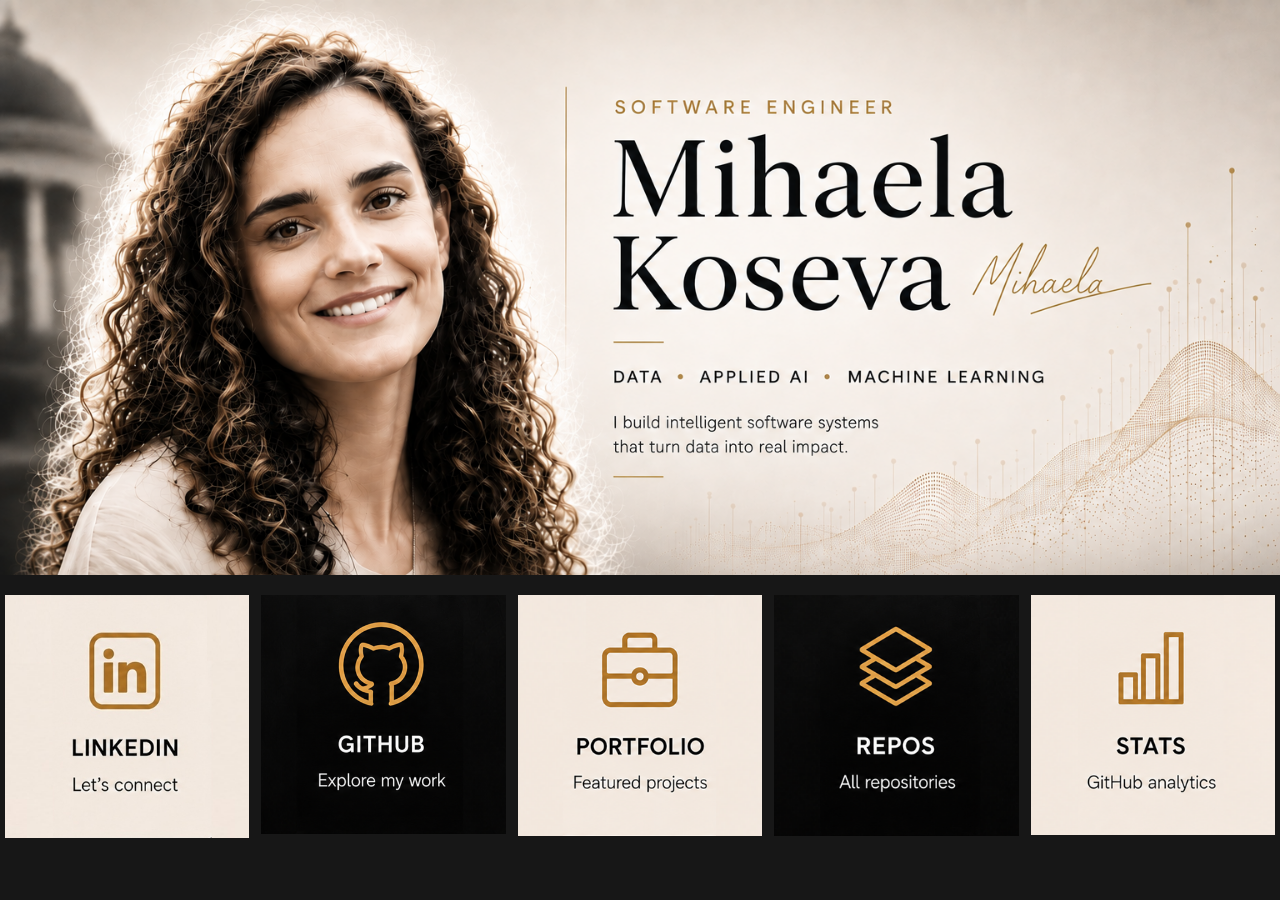
<file: index.html>
<!doctype html>
<html lang="en">
<head>
  <meta charset="utf-8">

  <meta
    name="viewport"
    content="width=device-width, initial-scale=1"
  >

  <title>
    Mihaela Koseva (Михаела Косева) — AI Engineer | Software Engineer | Sofia
  </title>

  <meta
    name="description"
    content="Mihaela Koseva (Михаела Косева) • Sofia University (Софийски университет) • SMG (СМГ) • Sofia (София) • AI Engineer • Software Engineer • Backend • Data Systems & APIs • Applied Machine Learning • Neural Networks • Data Science."
  >

  <meta
    name="author"
    content="Mihaela Koseva (Михаела Косева)"
  >

  <meta
    name="keywords"
    content="Mihaela Koseva, Михаела Косева, Sofia University, Софийски университет, SMG, СМГ, Sofia, София, AI Engineer, Software Engineer, Artificial Intelligence, AI, Machine Learning, Applied Machine Learning, Backend, Data Systems & APIs, Neural Networks, Model Training, Data Science, LLMs, Python, C++, Java, SQL, PyTorch, TensorFlow, Scikit-learn, Pandas, NumPy, ETL, Data Modeling, MLOps, Git, GitHub, Dreamerol"
  >

  <meta
    name="robots"
    content="index, follow, max-image-preview:large"
  >

  <meta
    name="googlebot"
    content="index, follow, max-image-preview:large"
  >

  <meta
    name="theme-color"
    content="#171717"
  >

  <link
    rel="canonical"
    href="https://dreamerol.github.io/MIHAELA-KOSEVA-AI/"
  >

  <!-- Open Graph -->

  <meta
    property="og:type"
    content="website"
  >

  <meta
    property="og:title"
    content="Mihaela Koseva (Михаела Косева) — AI Engineer | Software Engineer"
  >

  <meta
    property="og:description"
    content="Mihaela Koseva (Михаела Косева) • Sofia University (Софийски университет) • SMG (СМГ) • Sofia (София) • AI Engineer • Software Engineer • Backend • Data Systems & APIs • Applied Machine Learning."
  >

  <meta
    property="og:url"
    content="https://dreamerol.github.io/MIHAELA-KOSEVA-AI/"
  >

  <meta
    property="og:image"
    content="https://dreamerol.github.io/assets/images/hero-banner.png"
  >

  <meta
    property="og:image:alt"
    content="Mihaela Koseva (Михаела Косева) — AI Engineer and Software Engineer"
  >

  <meta
    property="og:site_name"
    content="Mihaela Koseva (Михаела Косева)"
  >

  <!-- Twitter / X -->

  <meta
    name="twitter:card"
    content="summary_large_image"
  >

  <meta
    name="twitter:title"
    content="Mihaela Koseva (Михаела Косева) — AI Engineer"
  >

  <meta
    name="twitter:description"
    content="Mihaela Koseva (Михаела Косева) • Sofia University (Софийски университет) • SMG (СМГ) • Sofia (София) • AI Engineer • Software Engineer • Backend • Data Systems & APIs • Applied Machine Learning."
  >

  <meta
    name="twitter:image"
    content="https://dreamerol.github.io/MIHAELA-KOSEVA-AI/assets/images/hero-banner.png"
  >

  <meta
    name="twitter:image:alt"
    content="Mihaela Koseva (Михаела Косева) — AI Engineer and Software Engineer"
  >

  <!-- Structured Data -->

  <script type="application/ld+json">
  {
    "@context": "https://schema.org",
    "@type": "Person",
    "name": "Mihaela Koseva",
    "alternateName": "Михаела Косева",
    "url": "https://dreamerol.github.io/MIHAELA-KOSEVA-AI/",
    "image": "https://dreamerol.github.io/MIHAELA-KOSEVA-AI/assets/images/hero-banner.png",
    "jobTitle": [
      "AI Engineer",
      "Software Engineer",
      "Backend Developer"
    ],
    "description": "Mihaela Koseva (Михаела Косева) is a Software Engineering student at Sofia University (Софийски университет) with a strong academic background from SMG (СМГ) in Sofia (София), focused on Artificial Intelligence, AI Engineering, Machine Learning, Applied Machine Learning, Backend, Data Systems & APIs and Data Science.",
    "address": {
      "@type": "PostalAddress",
      "addressLocality": "Sofia",
      "addressCountry": "BG"
    },
    "alumniOf": [
      {
        "@type": "CollegeOrUniversity",
        "name": "Sofia University (Софийски университет)"
      },
      {
        "@type": "EducationalOrganization",
        "name": "SMG (СМГ)"
      }
    ],
    "sameAs": [
      "https://github.com/Dreamerol",
      "https://www.linkedin.com/in/mihaela-koseva-software-engineer"
    ],
    "knowsAbout": [
      "Artificial Intelligence",
      "AI Engineering",
      "Machine Learning",
      "Applied Machine Learning",
      "Applied AI",
      "Software Engineering",
      "Backend Development",
      "Data Systems",
      "APIs",
      "Neural Networks",
      "Model Training",
      "Data Science",
      "Large Language Models",
      "Python",
      "C++",
      "Java",
      "SQL",
      "PyTorch",
      "TensorFlow",
      "Scikit-learn",
      "Pandas",
      "NumPy",
      "ETL",
      "Data Modeling",
      "MLOps"
    ]
  }
  </script>

  <link rel="stylesheet" href="style.css">
</head>

<body>

  <main>

    <!-- Hidden professional bio -->

    <div
      aria-label="About Mihaela Koseva (Михаела Косева)"
      style="position:absolute;width:1px;height:1px;padding:0;margin:-1px;overflow:hidden;clip:rect(0,0,0,0);white-space:nowrap;border:0;"
    >

      <p>
        Mihaela Koseva (Михаела Косева) is a Software Engineering student at Sofia University (Софийски университет), with a strong academic background from SMG (СМГ) in Sofia (София).
      </p>

      <p>
        Mihaela Koseva (Михаела Косева) is interested in Artificial Intelligence (Изкуствен интелект), AI Engineering (AI инженерство), Machine Learning (машинно обучение) and Applied Machine Learning (приложно машинно обучение).
      </p>

      <p>
        As an AI Engineer (AI инженер), she explores intelligent software applications (интелигентни софтуерни приложения), machine learning solutions (решения за машинно обучение), neural networks (невронни мрежи) and data-driven systems (системи, базирани на данни).
      </p>

      <p>
        As a Software Engineer (софтуерен инженер), she combines programming (програмиране), algorithms (алгоритми), software architecture (софтуерна архитектура) and practical software development (практическа разработка на софтуер).
      </p>

      <p>
        Her interests also include Backend Development (backend разработка), Data Systems (системи за данни), APIs (API интерфейси), Data Science (наука за данните), Model Training (обучение на модели) and MLOps.
      </p>

      <p>
        Mihaela Koseva (Михаела Косева) is developing her professional profile across AI Engineering (AI инженерство), Software Engineering (софтуерно инженерство), Machine Learning (машинно обучение), Applied AI (приложен изкуствен интелект) and Backend Engineering (backend инженерство).
      </p>

    </div>

    <section class="hero" id="top">

      <!-- Clickable Hero → APPLIED-AI-ENGINEER -->

      <a
        href="https://dreamerol.github.io/APPLIED-AI-ENGINEER/"
        target="_blank"
        rel="noopener noreferrer"
      >
        <img
          class="hero-banner"
          src="assets/images/hero-banner.png"
          alt="Mihaela Koseva (Михаела Косева) — AI Engineer, Software Engineer, Backend, Data Systems & APIs and Applied Machine Learning"
        >
      </a>

      <nav
        class="main-buttons"
        aria-label="Mihaela Koseva (Михаела Косева) main navigation"
      >

        <a
          href="https://www.linkedin.com/in/mihaela-koseva-software-engineer"
          target="_blank"
          rel="noopener noreferrer"
        >
          <img
            src="assets/images/button-linkedin.png"
            alt="Mihaela Koseva (Михаела Косева) — LinkedIn"
          >
        </a>

        <a
          href="https://github.com/Dreamerol"
          target="_blank"
          rel="noopener noreferrer"
        >
          <img
            src="assets/images/button-github.png"
            alt="Mihaela Koseva (Михаела Косева) — GitHub"
          >
        </a>

        <a
          href="https://github.com/Dreamerol/PORTFOLIO"
          target="_blank"
          rel="noopener noreferrer"
        >
          <img
            src="assets/images/button-portfolio.png"
            alt="Mihaela Koseva (Михаела Косева) — Applied AI/ML Portfolio"
          >
        </a>

        <a
          href="https://github.com/Dreamerol/CARDFOLIO"
          target="_blank"
          rel="noopener noreferrer"
        >
          <img
            src="assets/images/button-repositories.png"
            alt="Mihaela Koseva (Михаела Косева) — Repositories"
          >
        </a>

        <a
          href="https://github.com/Dreamerol/ALLSTATS"
          target="_blank"
          rel="noopener noreferrer"
        >
          <img
            src="assets/images/button-stats.png"
            alt="Mihaela Koseva (Михаела Косева) — GitHub Stats and Data"
          >
        </a>

      </nav>

    </section>

  </main>

</body>
</html>
</file>
<file: style.css>
* {
  box-sizing: border-box;
}

html {
  scroll-behavior: smooth;
}

body {
  margin: 0;
  padding: 0;
  background: #171717;
  color: #f4f0e9;
  font-family: Arial, sans-serif;
}

a {
  color: inherit;
  text-decoration: none;
}

/* ================================
   HERO
================================ */

.hero {
  width: 100%;
  margin: 0;
  padding: 0;
  background: #171717;
}

/* Main hero image */

.hero > a {
  display: block;
  width: 100%;
  margin: 0;
  padding: 0;
}

.hero-banner {
  display: block;
  width: 100%;
  height: auto;
  margin: 0;
  padding: 0;
  border: 0;
}

/* ================================
   MAIN BUTTONS
   EXACTLY 5 IN ONE ROW
================================ */

.main-buttons {
  width: 100%;
  margin: 0;
  padding: 20px 5px;

  display: grid;
  grid-template-columns: repeat(5, minmax(0, 1fr));
  gap: 12px;

  box-sizing: border-box;
}


.main-buttons a {
  display: block;

  width: 100%;
  min-width: 0;

  margin: 0;
  padding: 0;

  transition:
    transform 0.25s ease,
    filter 0.25s ease;
}

.main-buttons a:hover {
  transform: translateY(-6px);
  filter: brightness(1.08);
}

.main-buttons img {
  display: block;

  width: 100%;
  height: auto;

  margin: 0;
  padding: 0;
  border: 0;
}

/* ================================
   TABLET
================================ */

@media (max-width: 800px) {

  .main-buttons {
    display: grid;

    grid-template-columns: repeat(5, minmax(0, 1fr));

    gap: 5px;

    padding: 15px 0 20px;
  }

  .main-buttons a,
  .main-buttons a:last-child {
    width: 100%;
    min-width: 0;
    grid-column: auto;
  }


}

/* ================================
   MOBILE
================================ */

@media (max-width: 480px) {

  .main-buttons {
    display: grid;

    grid-template-columns: repeat(5, minmax(0, 1fr));

    gap: 4px;

    padding: 10px 0;
  }

  .main-buttons a,
  .main-buttons a:last-child {
    width: 100%;
    min-width: 0;
    grid-column: auto;
  }


  
}
</file>
